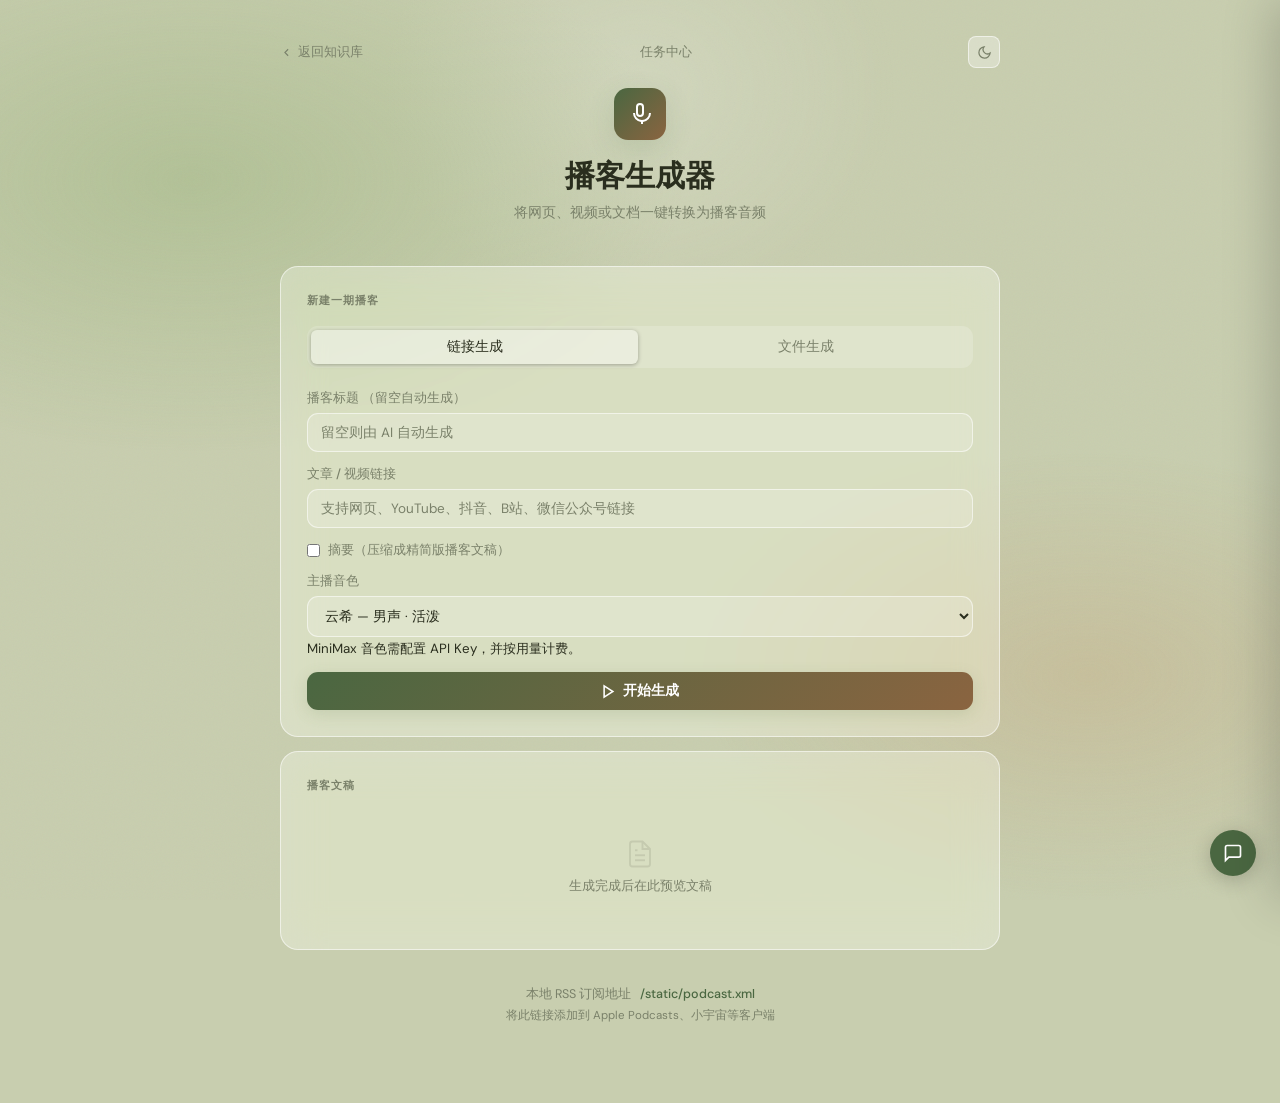
<file: templates/index.html>
<!DOCTYPE html>
<html lang="zh-CN" data-theme="light">
<head>
    <meta charset="UTF-8">
    <meta name="viewport" content="width=device-width, initial-scale=1.0">
    <title>播客生成器</title>
    <link rel="preconnect" href="https://fonts.googleapis.com">
    <link rel="preconnect" href="https://fonts.gstatic.com" crossorigin>
    <link href="https://fonts.googleapis.com/css2?family=Cormorant+Garamond:wght@400;500;600;700&family=DM+Sans:wght@300;400;500;600&display=swap" rel="stylesheet">
    <script>(function(){var t=localStorage.getItem('theme')||'light';document.documentElement.setAttribute('data-theme',t)})();</script>
    <style>
        :root {
            --bg: #c8ceaf;
            --surface: rgba(255,255,255,0.32);
            --surface-2: rgba(255,255,255,0.18);
            --border: rgba(255,255,255,0.55);
            --accent: #4a6741;
            --accent-2: #8a6440;
            --accent-glow: rgba(74,103,65,0.14);
            --text: #2a2e1e;
            --text-muted: #7a816a;
            --success: #4a8c5c;
            --error: #b85450;
            --radius: 18px;
            --radius-sm: 11px;
        }

        [data-theme="dark"] {
            --bg: #1c2215;
            --surface: rgba(255,255,255,0.07);
            --surface-2: rgba(255,255,255,0.04);
            --border: rgba(255,255,255,0.10);
            --accent: #8aaa6a;
            --accent-2: #c49a6c;
            --accent-glow: rgba(138,170,106,0.16);
            --text: #e8eddc;
            --text-muted: #8a9478;
            --success: #6aaa7a;
            --error: #e07070;
        }

        * { box-sizing: border-box; margin: 0; padding: 0; }

        body {
            font-family: 'DM Sans', 'PingFang SC', 'Hiragino Sans GB', 'Noto Sans CJK SC', sans-serif;
            background: var(--bg);
            color: var(--text);
            min-height: 100vh;
            padding: 36px 20px 80px;
        }

        body::before {
            content: '';
            position: fixed;
            inset: 0;
            background:
                radial-gradient(ellipse 70% 55% at 15% 20%, rgba(138,170,106,0.35) 0%, transparent 55%),
                radial-gradient(ellipse 55% 45% at 85% 75%, rgba(196,154,108,0.28) 0%, transparent 55%),
                radial-gradient(ellipse 40% 50% at 50% 10%, rgba(255,255,255,0.18) 0%, transparent 50%);
            pointer-events: none;
            z-index: 0;
        }

        body::after {
            content: '';
            position: fixed;
            inset: 0;
            background-image: url("data:image/svg+xml,%3Csvg xmlns='http://www.w3.org/2000/svg' width='300' height='300'%3E%3Cfilter id='n'%3E%3CfeTurbulence type='fractalNoise' baseFrequency='0.75' numOctaves='4' stitchTiles='stitch'/%3E%3C/filter%3E%3Crect width='300' height='300' filter='url(%23n)' opacity='1'/%3E%3C/svg%3E");
            opacity: 0.038;
            pointer-events: none;
            z-index: 0;
        }

        [data-theme="dark"] body::before {
            background:
                radial-gradient(ellipse 70% 55% at 15% 20%, rgba(74,103,65,0.45) 0%, transparent 55%),
                radial-gradient(ellipse 55% 45% at 85% 75%, rgba(138,100,60,0.30) 0%, transparent 55%),
                radial-gradient(ellipse 40% 50% at 50% 10%, rgba(255,255,255,0.03) 0%, transparent 50%);
        }

        .page {
            position: relative;
            z-index: 1;
            max-width: 720px;
            margin: 0 auto;
        }

        /* Top nav */
        .topnav {
            display: flex;
            align-items: center;
            justify-content: space-between;
            margin-bottom: 20px;
        }

        .back-link {
            display: inline-flex;
            align-items: center;
            gap: 5px;
            font-size: 13px;
            color: var(--text-muted);
            text-decoration: none;
            transition: color 0.15s;
        }
        .back-link:hover { color: var(--text); }
        .back-link svg { width: 13px; height: 13px; }

        .btn-theme {
            width: 32px;
            height: 32px;
            border-radius: 8px;
            border: 1px solid var(--border);
            background: var(--surface);
            color: var(--text-muted);
            cursor: pointer;
            display: inline-flex;
            align-items: center;
            justify-content: center;
            transition: all 0.15s;
        }
        .btn-theme:hover { color: var(--text); border-color: var(--accent); }
        .btn-theme svg { width: 15px; height: 15px; }

        /* Header */
        .header {
            text-align: center;
            margin-bottom: 44px;
        }

        .logo {
            display: inline-flex;
            align-items: center;
            justify-content: center;
            width: 52px;
            height: 52px;
            background: linear-gradient(135deg, var(--accent), var(--accent-2));
            border-radius: 14px;
            margin-bottom: 16px;
            box-shadow: 0 8px 28px var(--accent-glow);
        }

        .logo svg { width: 24px; height: 24px; fill: white; }

        .header h1 {
            font-size: 30px;
            font-weight: 600;
            font-family: 'Cormorant Garamond', Georgia, serif;
            letter-spacing: 0.2px;
            color: var(--text);
            margin-bottom: 7px;
        }

        [data-theme="dark"] .header h1 {
            background: linear-gradient(135deg, var(--text) 30%, var(--text-muted));
            -webkit-background-clip: text;
            -webkit-text-fill-color: transparent;
            background-clip: text;
        }

        .header p {
            color: var(--text-muted);
            font-size: 13.5px;
        }

        /* Card */
        .card {
            background: var(--surface);
            backdrop-filter: blur(20px) saturate(140%);
            -webkit-backdrop-filter: blur(20px) saturate(140%);
            border: 1px solid var(--border);
            border-radius: var(--radius);
            padding: 26px;
            margin-bottom: 14px;
        }

        .card-title {
            font-size: 11px;
            font-weight: 700;
            text-transform: uppercase;
            letter-spacing: 1px;
            color: var(--text-muted);
            margin-bottom: 18px;
        }

        /* Tabs */
        .tabs {
            display: flex;
            gap: 4px;
            background: var(--surface-2);
            border-radius: var(--radius-sm);
            padding: 4px;
            margin-bottom: 22px;
        }

        .tab {
            flex: 1;
            padding: 8px;
            text-align: center;
            font-size: 13.5px;
            font-weight: 500;
            font-family: inherit;
            color: var(--text-muted);
            border-radius: 6px;
            cursor: pointer;
            transition: all 0.2s;
            border: none;
            background: transparent;
        }

        .tab.active {
            background: var(--surface);
            color: var(--text);
            box-shadow: 0 1px 4px rgba(0,0,0,0.3);
        }

        [data-theme="dark"] .tab.active {
            box-shadow: 0 1px 4px rgba(0,0,0,0.35);
        }

        .tab-panel { display: none; }
        .tab-panel.active { display: block; }

        /* Form */
        .form-group { margin-bottom: 14px; }

        label {
            display: block;
            font-size: 12.5px;
            font-weight: 500;
            color: var(--text-muted);
            margin-bottom: 6px;
        }

        input[type="text"],
        input[type="file"],
        select {
            width: 100%;
            padding: 10px 13px;
            background: var(--surface-2);
            border: 1px solid var(--border);
            border-radius: var(--radius-sm);
            color: var(--text);
            font-size: 13.5px;
            font-family: inherit;
            outline: none;
            transition: border-color 0.2s, box-shadow 0.2s;
        }

        input[type="text"]::placeholder { color: var(--text-muted); }

        input:focus, select:focus {
            border-color: var(--accent);
            box-shadow: 0 0 0 3px var(--accent-glow);
        }

        select option { background: var(--surface-2); }

        input[type="file"] {
            cursor: pointer;
            padding: 9px 13px;
        }

        input[type="file"]::file-selector-button {
            background: var(--accent);
            color: white;
            border: none;
            border-radius: 6px;
            padding: 4px 12px;
            font-size: 12.5px;
            font-family: inherit;
            cursor: pointer;
            margin-right: 10px;
            transition: opacity 0.15s;
        }
        input[type="file"]::file-selector-button:hover { opacity: 0.88; }

        /* Button */
        .btn {
            display: inline-flex;
            align-items: center;
            gap: 7px;
            padding: 10px 20px;
            border: none;
            border-radius: var(--radius-sm);
            font-size: 13.5px;
            font-weight: 600;
            font-family: inherit;
            cursor: pointer;
            transition: all 0.2s;
        }

        .btn-primary {
            background: linear-gradient(135deg, var(--accent), var(--accent-2));
            color: white;
            box-shadow: 0 4px 16px var(--accent-glow);
            width: 100%;
            justify-content: center;
        }

        .btn-primary:hover {
            transform: translateY(-1px);
            box-shadow: 0 8px 24px var(--accent-glow);
        }

        .btn-primary:disabled {
            opacity: 0.5;
            cursor: not-allowed;
            transform: none;
            box-shadow: none;
        }

        .btn-secondary {
            background: var(--surface-2);
            color: var(--text);
            border: 1px solid var(--border);
        }

        .btn-secondary:hover { border-color: var(--accent); color: var(--accent); }

        /* Progress */
        #progress-section { display: none; }

        .progress-bar-wrap {
            height: 2px;
            background: var(--surface-2);
            border-radius: 2px;
            margin-bottom: 18px;
            overflow: hidden;
        }

        .progress-bar {
            height: 100%;
            width: 40%;
            background: linear-gradient(90deg, var(--accent), var(--accent-2));
            border-radius: 2px;
            animation: slide 1.4s ease-in-out infinite;
        }

        .progress-bar.done {
            width: 100%;
            animation: none;
            background: var(--success);
        }

        .progress-bar.error {
            width: 100%;
            animation: none;
            background: var(--error);
        }

        @keyframes slide {
            0%   { transform: translateX(-100%); }
            50%  { transform: translateX(150%); }
            100% { transform: translateX(-100%); }
        }

        .progress-status {
            display: flex;
            align-items: center;
            gap: 10px;
            font-size: 13.5px;
        }

        .status-dot {
            width: 7px;
            height: 7px;
            border-radius: 50%;
            background: var(--accent);
            animation: pulse 1.4s ease infinite;
            flex-shrink: 0;
        }

        .status-dot.done { background: var(--success); animation: none; }
        .status-dot.error { background: var(--error); animation: none; }

        @keyframes pulse {
            0%, 100% { opacity: 1; transform: scale(1); }
            50% { opacity: 0.5; transform: scale(0.75); }
        }

        #progress-message { color: var(--text); }
        .status-done-text { color: var(--success); font-weight: 600; }
        .status-error-text { color: var(--error); font-weight: 600; }

        /* File list */
        .file-list { margin-top: 18px; border-top: 1px solid var(--border); padding-top: 18px; display: none; }

        .file-list-title {
            font-size: 11px;
            font-weight: 700;
            text-transform: uppercase;
            letter-spacing: 1px;
            color: var(--text-muted);
            margin-bottom: 10px;
        }

        .file-item {
            display: flex;
            align-items: center;
            gap: 9px;
            padding: 9px 12px;
            background: var(--surface-2);
            border: 1px solid var(--border);
            border-radius: var(--radius-sm);
            margin-bottom: 7px;
            font-size: 13.5px;
            transition: border-color 0.15s;
        }

        .file-item:hover { border-color: var(--accent); }
        .file-item a { color: var(--text); text-decoration: none; flex: 1; }
        .file-item a:hover { color: var(--accent); }

        .file-badge {
            font-size: 11px;
            padding: 2px 8px;
            border-radius: 20px;
            background: var(--accent-glow);
            color: var(--accent);
            font-weight: 600;
        }

        /* Divider */
        .divider {
            display: flex;
            align-items: center;
            gap: 12px;
            margin: 6px 0 14px;
            color: var(--text-muted);
            font-size: 11.5px;
        }

        .divider::before, .divider::after {
            content: '';
            flex: 1;
            height: 1px;
            background: var(--border);
        }

        /* Secondary cards row */
        .card-row {
            display: grid;
            grid-template-columns: 1fr 1fr;
            gap: 14px;
        }

        @media (max-width: 540px) { .card-row { grid-template-columns: 1fr; } }

        /* Script preview */
        .script-empty {
            display: flex;
            flex-direction: column;
            align-items: center;
            justify-content: center;
            gap: 8px;
            padding: 28px 0;
            color: var(--text-muted);
            font-size: 13px;
        }

        .script-empty svg { opacity: 0.2; }

        .script-preview-wrap { display: none; }

        .script-toolbar {
            display: flex;
            align-items: center;
            justify-content: space-between;
            margin-bottom: 9px;
        }

        .script-name {
            font-size: 12px;
            color: var(--text-muted);
            white-space: nowrap;
            overflow: hidden;
            text-overflow: ellipsis;
            max-width: 180px;
        }

        .btn-dl {
            display: inline-flex;
            align-items: center;
            gap: 5px;
            padding: 5px 11px;
            font-size: 11.5px;
            font-weight: 600;
            color: var(--accent);
            background: var(--accent-glow);
            border: 1px solid rgba(74,103,65,0.28);
            border-radius: 6px;
            text-decoration: none;
            white-space: nowrap;
            flex-shrink: 0;
            transition: background 0.15s;
        }

        .btn-dl:hover { background: rgba(74,103,65,0.22); }

        .script-body {
            background: var(--surface-2);
            border: 1px solid var(--border);
            border-radius: var(--radius-sm);
            padding: 13px 16px;
            max-height: 240px;
            overflow-y: auto;
            font-size: 13px;
            line-height: 1.75;
            color: var(--text);
            opacity: 0.85;
            scrollbar-width: thin;
            scrollbar-color: var(--border) transparent;
        }

        .script-body::-webkit-scrollbar { width: 4px; }
        .script-body::-webkit-scrollbar-thumb { background: var(--border); border-radius: 2px; }

        .script-body h1 { font-size: 14.5px; font-weight: 700; margin-bottom: 9px; }
        .script-body h2 { font-size: 13px; font-weight: 600; margin: 9px 0 5px; opacity: 0.75; }
        .script-body hr { border: none; border-top: 1px solid var(--border); margin: 9px 0; }
        .script-body strong { font-weight: 600; }
        .script-body p { margin-bottom: 7px; }

        /* Action status */
        .action-status {
            margin-top: 10px;
            font-size: 12.5px;
            display: none;
            padding: 9px 13px;
            border-radius: var(--radius-sm);
            background: var(--surface-2);
            border: 1px solid var(--border);
        }

        .action-status.success { color: var(--success); border-color: rgba(52,211,153,0.2); }
        .action-status.error { color: var(--error); border-color: rgba(248,113,113,0.2); }

        /* RSS footer */
        .rss-footer {
            text-align: center;
            margin-top: 36px;
            color: var(--text-muted);
            font-size: 12.5px;
        }

        .rss-footer a {
            color: var(--accent);
            text-decoration: none;
            font-weight: 500;
        }

        .rss-footer a:hover { text-decoration: underline; }

        .tag {
            display: inline-block;
            font-size: 11px;
            padding: 2px 7px;
            border-radius: 20px;
            border: 1px solid var(--border);
            color: var(--text-muted);
            margin-right: 4px;
        }
    </style>
</head>
<body>
    <div class="page">
        <!-- Top nav -->
        <div class="topnav">
            <a href="/" class="back-link">
                <svg fill="none" stroke="currentColor" stroke-width="2" viewBox="0 0 24 24"><polyline points="15 18 9 12 15 6"/></svg>
                返回知识库
            </a>
            <a href="/tasks" class="back-link">任务中心</a>
            <button class="btn-theme" onclick="toggleTheme()" title="切换主题">
                <svg id="theme-icon" fill="none" stroke="currentColor" stroke-width="2" viewBox="0 0 24 24"></svg>
            </button>
        </div>

        <!-- Header -->
        <div class="header">
            <div class="logo">
                <svg viewBox="0 0 24 24" xmlns="http://www.w3.org/2000/svg">
                    <path d="M12 1a4 4 0 0 1 4 4v6a4 4 0 0 1-8 0V5a4 4 0 0 1 4-4zm0 2a2 2 0 0 0-2 2v6a2 2 0 1 0 4 0V5a2 2 0 0 0-2-2zm-7 8h2a7 7 0 0 0 14 0h2a9 9 0 0 1-8 8.94V22h-2v-2.06A9 9 0 0 1 5 11z"/>
                </svg>
            </div>
            <h1>播客生成器</h1>
            <p>将网页、视频或文档一键转换为播客音频</p>
        </div>

        <!-- Generate card -->
        <div class="card">
            <div class="card-title">新建一期播客</div>

            <div class="tabs">
                <button class="tab active" onclick="switchTab('url')">链接生成</button>
                <button class="tab" onclick="switchTab('file')">文件生成</button>
            </div>

            <!-- URL tab -->
            <div class="tab-panel active" id="tab-url">
                <form id="url-form">
                    <div class="form-group">
                        <label>播客标题 <span style="color:var(--text-muted);font-weight:400">（留空自动生成）</span></label>
                        <input type="text" name="title" placeholder="留空则由 AI 自动生成">
                    </div>
                    <div class="form-group">
                        <label>文章 / 视频链接</label>
                        <input type="text" name="url" required placeholder="支持网页、YouTube、抖音、B站、微信公众号链接">
                    </div>
                    <div class="form-group" id="original-audio-group" style="display:none">
                        <label style="display:flex;align-items:center;gap:8px;cursor:pointer;font-weight:500">
                            <input type="checkbox" name="use_original_audio" id="use-original-audio" value="true" style="width:auto;accent-color:var(--accent)" onchange="toggleVoice(this.checked)">
                            使用原始音频（不生成 TTS，直接用视频音频）
                        </label>
                    </div>
                    <div class="form-group" id="whisper-transcribe-group" style="display:none">
                        <label style="display:flex;align-items:center;gap:8px;cursor:pointer;font-weight:500">
                            <input type="checkbox" name="whisper_transcribe" id="whisper-transcribe" value="true" style="width:auto;accent-color:var(--accent)">
                            Whisper 生成逐字稿和知识库文章（耗时较长）
                        </label>
                    </div>
                    <div class="form-group">
                        <label style="display:flex;align-items:center;gap:8px;cursor:pointer;font-weight:500">
                            <input type="checkbox" name="summarize" value="true" style="width:auto;accent-color:var(--accent)">
                            摘要（压缩成精简版播客文稿）
                        </label>
                    </div>
                    <div class="form-group" id="voice-group-url">
                        <label>主播音色</label>
                        <select name="voice">
                            <optgroup label="微软">
                                <option value="zh-CN-YunxiNeural" selected>云希 — 男声 · 活泼</option>
                                <option value="zh-CN-YunyangNeural">云扬 — 男声 · 专业</option>
                                <option value="zh-CN-YunjianNeural">云健 — 男声 · 成熟</option>
                                <option value="zh-CN-XiaoxiaoNeural">晓晓 — 女声 · 温柔</option>
                                <option value="zh-CN-XiaoyiNeural">晓伊 — 女声 · 活泼</option>
                            </optgroup>
                            <optgroup label="MiniMax">
                                <option value="minimax:Chinese (Mandarin)_Gentleman">温润男声</option>
                                <option value="minimax:Chinese (Mandarin)_Warm_Bestie">温暖闺蜜</option>
                                <option value="minimax:Chinese_radio_host_male_nv1">电台主持</option>
                                <option value="minimax:Chinese_casual_guide_nv1">亲和向导</option>
                                <option value="minimax:Chinese_crisp_podcaster_nv1">清爽女声</option>
                                <option value="minimax:Chinese_calm_streamer_nv1">沉稳主播</option>
                            </optgroup>
                        </select>
                        <small>MiniMax 音色需配置 API Key，并按用量计费。</small>
                    </div>
                    <button type="submit" class="btn btn-primary" id="url-btn">
                        <svg width="15" height="15" viewBox="0 0 24 24" fill="none" stroke="currentColor" stroke-width="2.5"><polygon points="5 3 19 12 5 21 5 3"/></svg>
                        开始生成
                    </button>
                </form>
            </div>

            <!-- File tab -->
            <div class="tab-panel" id="tab-file">
                <form id="file-form">
                    <div class="form-group">
                        <label>播客标题 <span style="color:var(--text-muted);font-weight:400">（留空自动生成）</span></label>
                        <input type="text" name="title" placeholder="留空则由 AI 自动生成">
                    </div>
                    <div class="form-group">
                        <label>上传文件 <span class="tag">PDF</span><span class="tag">TXT</span></label>
                        <input type="file" name="file" accept=".pdf,.txt" required>
                    </div>
                    <div class="form-group">
                        <label>主播音色</label>
                        <select name="voice">
                            <optgroup label="微软">
                                <option value="zh-CN-YunxiNeural" selected>云希 — 男声 · 活泼</option>
                                <option value="zh-CN-YunyangNeural">云扬 — 男声 · 专业</option>
                                <option value="zh-CN-YunjianNeural">云健 — 男声 · 成熟</option>
                                <option value="zh-CN-XiaoxiaoNeural">晓晓 — 女声 · 温柔</option>
                                <option value="zh-CN-XiaoyiNeural">晓伊 — 女声 · 活泼</option>
                            </optgroup>
                            <optgroup label="MiniMax">
                                <option value="minimax:Chinese (Mandarin)_Gentleman">温润男声</option>
                                <option value="minimax:Chinese (Mandarin)_Warm_Bestie">温暖闺蜜</option>
                                <option value="minimax:Chinese_radio_host_male_nv1">电台主持</option>
                                <option value="minimax:Chinese_casual_guide_nv1">亲和向导</option>
                                <option value="minimax:Chinese_crisp_podcaster_nv1">清爽女声</option>
                                <option value="minimax:Chinese_calm_streamer_nv1">沉稳主播</option>
                            </optgroup>
                        </select>
                        <small>MiniMax 音色需配置 API Key，并按用量计费。</small>
                    </div>
                    <div class="form-group">
                        <label style="display:flex;align-items:center;gap:8px;cursor:pointer;font-weight:500">
                            <input type="checkbox" name="summarize" value="true" style="width:auto;accent-color:var(--accent)">
                            摘要（压缩成精简版播客文稿）
                        </label>
                    </div>
                    <button type="submit" class="btn btn-primary" id="file-btn">
                        <svg width="15" height="15" viewBox="0 0 24 24" fill="none" stroke="currentColor" stroke-width="2.5"><polygon points="5 3 19 12 5 21 5 3"/></svg>
                        开始生成
                    </button>
                </form>
            </div>
        </div>

        <!-- Progress card -->
        <div class="card" id="progress-section">
            <div class="card-title">生成进度</div>
            <div class="progress-bar-wrap">
                <div class="progress-bar" id="progress-bar"></div>
            </div>
            <div class="progress-status">
                <div class="status-dot" id="status-dot"></div>
                <span id="progress-message">等待中...</span>
            </div>
            <div class="file-list" id="file-list">
                <div class="file-list-title">输出文件</div>
                <div id="file-items"></div>
            </div>
        </div>

        <!-- Script preview -->
        <div class="card">
            <div class="card-title">播客文稿</div>
            <div class="script-empty" id="script-empty">
                <svg width="30" height="30" viewBox="0 0 24 24" fill="none" stroke="currentColor" stroke-width="1.5"><path d="M14 2H6a2 2 0 0 0-2 2v16a2 2 0 0 0 2 2h12a2 2 0 0 0 2-2V8z"/><polyline points="14 2 14 8 20 8"/><line x1="16" y1="13" x2="8" y2="13"/><line x1="16" y1="17" x2="8" y2="17"/><polyline points="10 9 9 9 8 9"/></svg>
                <span>生成完成后在此预览文稿</span>
            </div>
            <div class="script-preview-wrap" id="script-preview-wrap">
                <div class="script-toolbar">
                    <span class="script-name" id="script-filename"></span>
                    <a class="btn-dl" id="script-dl" href="#" download>
                        <svg width="11" height="11" viewBox="0 0 24 24" fill="none" stroke="currentColor" stroke-width="2.5"><path d="M21 15v4a2 2 0 0 1-2 2H5a2 2 0 0 1-2-2v-4"/><polyline points="7 10 12 15 17 10"/><line x1="12" y1="15" x2="12" y2="3"/></svg>
                        下载
                    </a>
                </div>
                <div class="script-body" id="script-body"></div>
            </div>
        </div>

        <!-- RSS footer -->
        <div class="rss-footer">
            <p>本地 RSS 订阅地址 &nbsp;
                <a href="/static/podcast.xml" target="_blank">/static/podcast.xml</a>
            </p>
            <p style="margin-top:5px;font-size:11.5px">将此链接添加到 Apple Podcasts、小宇宙等客户端</p>
        </div>
    </div>

    <script>
        const FILE_ICONS = { '原始逐字稿': '📄', default: '🎙️' };
        let pollTimer = null;
        let shownScriptUrl = null;

        function renderMd(md) {
            return md
                .replace(/^# (.+)$/gm, '<h1>$1</h1>')
                .replace(/^## (.+)$/gm, '<h2>$1</h2>')
                .replace(/^---$/gm, '<hr>')
                .replace(/\*\*(.+?)\*\*/g, '<strong>$1</strong>')
                .replace(/\n{2,}/g, '</p><p>')
                .replace(/^(?!<[h|h][r12])(.+)$/gm, (m) => m.startsWith('<') ? m : m)
                .split('\n').map(line => {
                    if (line.startsWith('<h') || line.startsWith('<hr')) return line;
                    return line || '';
                }).join('\n')
                .replace(/\n/g, ' ')
                || md;
        }

        async function loadScriptPreview(url, label) {
            if (url === shownScriptUrl) return;
            shownScriptUrl = url;
            try {
                const res = await fetch(url);
                const text = await res.text();
                document.getElementById('script-empty').style.display = 'none';
                document.getElementById('script-preview-wrap').style.display = 'block';
                const name = url.split('/').pop();
                document.getElementById('script-filename').textContent = label || name;
                const dl = document.getElementById('script-dl');
                dl.href = url;
                dl.download = name;
                const body = document.getElementById('script-body');
                const lines = text.split('\n');
                let html = '';
                for (const line of lines) {
                    if (/^# /.test(line)) html += `<h1>${line.slice(2)}</h1>`;
                    else if (/^## /.test(line)) html += `<h2>${line.slice(3)}</h2>`;
                    else if (/^---$/.test(line)) html += '<hr>';
                    else if (line.trim() === '') html += '';
                    else html += `<p>${line.replace(/\*\*(.+?)\*\*/g, '<strong>$1</strong>')}</p>`;
                }
                body.innerHTML = html;
            } catch (e) {
                console.error('Script load error:', e);
            }
        }

        function switchTab(name) {
            document.querySelectorAll('.tab').forEach((t, i) => {
                t.classList.toggle('active', (i === 0) === (name === 'url'));
            });
            document.querySelectorAll('.tab-panel').forEach(p => p.classList.remove('active'));
            document.getElementById('tab-' + name).classList.add('active');
        }

        function showProgress() {
            const sec = document.getElementById('progress-section');
            sec.style.display = 'block';
            document.getElementById('progress-bar').className = 'progress-bar';
            document.getElementById('status-dot').className = 'status-dot';
            document.getElementById('file-list').style.display = 'none';
            document.getElementById('file-items').innerHTML = '';
            document.getElementById('progress-message').textContent = '任务已提交，等待处理...';
            document.getElementById('progress-message').className = '';
            shownScriptUrl = null;
            document.getElementById('script-empty').style.display = 'flex';
            document.getElementById('script-preview-wrap').style.display = 'none';
            document.getElementById('script-body').innerHTML = '';
            sec.scrollIntoView({ behavior: 'smooth', block: 'nearest' });
        }

        function setButtons(disabled) {
            document.getElementById('url-btn').disabled = disabled;
            document.getElementById('file-btn').disabled = disabled;
        }

        function renderFiles(files) {
            if (!files || !files.length) return;
            const container = document.getElementById('file-items');
            container.innerHTML = '';
            files.forEach(f => {
                const icon = FILE_ICONS[f.label] || FILE_ICONS.default;
                const div = document.createElement('div');
                div.className = 'file-item';
                div.innerHTML = `<span>${icon}</span><a href="${f.url}" target="_blank">${f.label}</a><span class="file-badge">下载</span>`;
                container.appendChild(div);
                if (f.label.startsWith('播客文稿')) {
                    loadScriptPreview(f.url, f.label);
                }
            });
            document.getElementById('file-list').style.display = 'block';
        }

        function startPolling(jobId) {
            if (pollTimer) clearInterval(pollTimer);
            pollTimer = setInterval(async () => {
                try {
                    const res = await fetch(`/status/${jobId}`);
                    const data = await res.json();
                    document.getElementById('progress-message').textContent = data.message;
                    renderFiles(data.files);

                    if (data.status === 'publishing') {
                        document.getElementById('progress-bar').className = 'progress-bar';
                        document.getElementById('status-dot').className = 'status-dot';
                    } else if (data.status === 'done') {
                        clearInterval(pollTimer);
                        document.getElementById('progress-bar').className = 'progress-bar done';
                        document.getElementById('status-dot').className = 'status-dot done';
                        document.getElementById('progress-message').className = 'status-done-text';
                        setButtons(false);
                    } else if (data.status === 'error' || data.status === 'failed') {
                        clearInterval(pollTimer);
                        document.getElementById('progress-bar').className = 'progress-bar error';
                        document.getElementById('status-dot').className = 'status-dot error';
                        document.getElementById('progress-message').className = 'status-error-text';
                        setButtons(false);
                    }
                } catch (e) { console.error('Poll error:', e); }
            }, 2000);
        }

        async function submitForm(e, action) {
            e.preventDefault();
            showProgress();
            setButtons(true);
            try {
                const res = await fetch(action, { method: 'POST', body: new FormData(e.target) });
                const data = await res.json();
                if (data.job_id) {
                    startPolling(data.job_id);
                } else {
                    document.getElementById('progress-message').textContent = '提交失败，请重试。';
                    document.getElementById('progress-bar').className = 'progress-bar error';
                    document.getElementById('status-dot').className = 'status-dot error';
                    setButtons(false);
                }
            } catch (err) {
                document.getElementById('progress-message').textContent = '提交出错：' + err.message;
                document.getElementById('progress-bar').className = 'progress-bar error';
                document.getElementById('status-dot').className = 'status-dot error';
                setButtons(false);
            }
        }

        document.querySelector('#url-form input[name="url"]').addEventListener('input', function() {
            const isVideo = /youtube\.com|youtu\.be|douyin\.com|iesdouyin\.com|bilibili\.com|b23\.tv/.test(this.value);
            document.getElementById('original-audio-group').style.display = isVideo ? 'block' : 'none';
            if (!isVideo) {
                document.getElementById('use-original-audio').checked = false;
                toggleVoice(false);
            }
        });

        function toggleVoice(useOriginal) {
            document.getElementById('voice-group-url').style.display = useOriginal ? 'none' : 'block';
            document.getElementById('whisper-transcribe-group').style.display = useOriginal ? 'block' : 'none';
            if (!useOriginal) {
                document.getElementById('whisper-transcribe').checked = false;
            }
        }

        document.getElementById('url-form').addEventListener('submit', e => submitForm(e, '/generate/url'));
        document.getElementById('file-form').addEventListener('submit', e => submitForm(e, '/generate/file'));

        // Theme
        function toggleTheme() {
            const curr = document.documentElement.getAttribute('data-theme') || 'dark';
            const next = curr === 'dark' ? 'light' : 'dark';
            document.documentElement.setAttribute('data-theme', next);
            localStorage.setItem('theme', next);
            updateThemeIcon(next);
        }

        function updateThemeIcon(theme) {
            const icon = document.getElementById('theme-icon');
            if (!icon) return;
            if (theme === 'light') {
                icon.innerHTML = '<path d="M21 12.79A9 9 0 1 1 11.21 3 7 7 0 0 0 21 12.79z"/>';
            } else {
                icon.innerHTML = '<circle cx="12" cy="12" r="5"/><line x1="12" y1="1" x2="12" y2="3"/><line x1="12" y1="21" x2="12" y2="23"/><line x1="4.22" y1="4.22" x2="5.64" y2="5.64"/><line x1="18.36" y1="18.36" x2="19.78" y2="19.78"/><line x1="1" y1="12" x2="3" y2="12"/><line x1="21" y1="12" x2="23" y2="12"/><line x1="4.22" y1="19.78" x2="5.64" y2="18.36"/><line x1="18.36" y1="5.64" x2="19.78" y2="4.22"/>';
            }
        }

        updateThemeIcon(document.documentElement.getAttribute('data-theme') || 'dark');
    </script>
    <script src="/static/scripts/chat-widget.js?v=tool-run-20260525"></script>
</body>
</html>
</file>
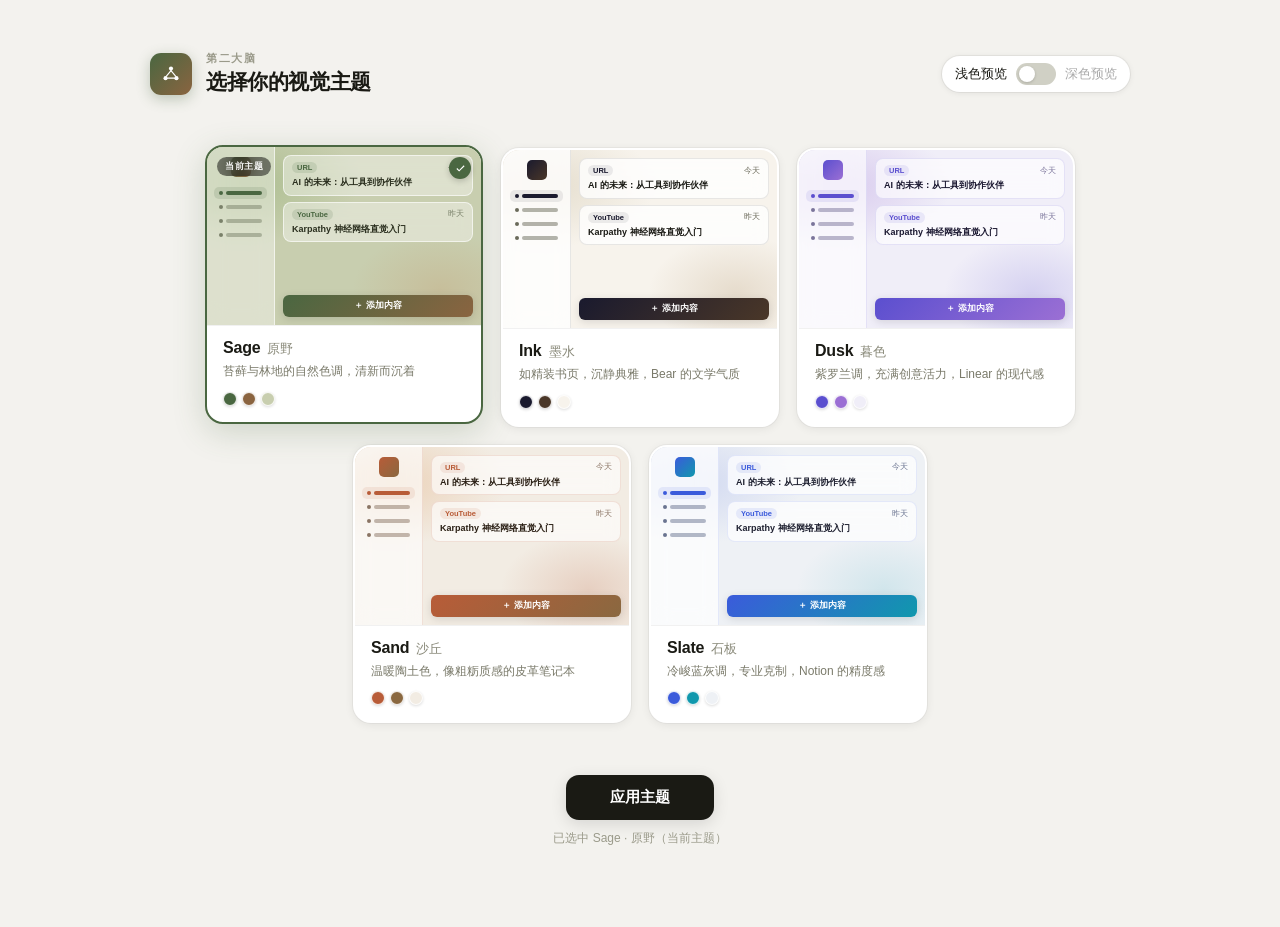
<file: theme-picker.html>
<!DOCTYPE html>
<html lang="zh-CN">
<head>
  <meta charset="UTF-8">
  <meta name="viewport" content="width=device-width, initial-scale=1.0">
  <title>主题选择 · 第二大脑</title>
  <style>
    *, *::before, *::after { box-sizing: border-box; margin: 0; padding: 0; }

    body {
      font-family: -apple-system, 'PingFang SC', 'Hiragino Sans GB', 'Microsoft YaHei', sans-serif;
      background: #f3f2ee;
      color: #1a1a14;
      min-height: 100vh;
      padding: 52px 24px 80px;
      -webkit-font-smoothing: antialiased;
    }

    .page { max-width: 980px; margin: 0 auto; }

    /* ── Header ── */
    .header {
      display: flex;
      align-items: center;
      justify-content: space-between;
      margin-bottom: 52px;
    }

    .brand { display: flex; align-items: center; gap: 14px; }

    .brand-icon {
      width: 42px; height: 42px;
      background: linear-gradient(135deg, #4a6741, #8a6440);
      border-radius: 11px;
      display: flex; align-items: center; justify-content: center;
      box-shadow: 0 4px 14px rgba(74,103,65,0.32);
      flex-shrink: 0;
    }
    .brand-icon svg { width: 20px; height: 20px; fill: white; }

    .brand-label {
      font-size: 10.5px; font-weight: 700; letter-spacing: 1.5px;
      text-transform: uppercase; color: #9a9a8a; margin-bottom: 2px;
    }
    .brand-title { font-size: 21px; font-weight: 700; letter-spacing: -0.4px; color: #1a1a14; }

    /* Mode toggle */
    .mode-toggle {
      display: flex; align-items: center; gap: 9px;
      font-size: 13px;
      background: white;
      padding: 7px 13px;
      border-radius: 24px;
      box-shadow: 0 1px 6px rgba(0,0,0,0.08), 0 0 0 1px rgba(0,0,0,0.05);
    }

    .mode-lbl { color: #aaa; transition: color 0.2s; font-size: 13px; }
    .mode-lbl.on { color: #1a1a14; font-weight: 500; }

    .pill {
      width: 40px; height: 22px;
      background: #d0d0c5;
      border-radius: 11px; border: none; cursor: pointer;
      position: relative; transition: background 0.25s; flex-shrink: 0;
    }
    .pill.dark { background: #3a3d4a; }
    .pill::after {
      content: '';
      position: absolute;
      width: 16px; height: 16px; background: white;
      border-radius: 50%; top: 3px; left: 3px;
      transition: transform 0.25s;
      box-shadow: 0 1px 3px rgba(0,0,0,0.18);
    }
    .pill.dark::after { transform: translateX(18px); }

    /* ── Grid ── */
    .grid {
      display: flex; flex-wrap: wrap;
      gap: 18px; justify-content: center;
      margin-bottom: 52px;
    }

    /* ── Theme card ── */
    .card {
      width: 278px;
      background: #ffffff;
      border-radius: 18px;
      cursor: pointer;
      transition: transform 0.22s, box-shadow 0.22s;
      position: relative;
      border: 2.5px solid transparent;
      box-shadow: 0 2px 10px rgba(0,0,0,0.07), 0 0 0 1px rgba(0,0,0,0.04);
      overflow: hidden;
      user-select: none;
    }

    .card:hover { transform: translateY(-4px); box-shadow: 0 10px 32px rgba(0,0,0,0.12); }

    .card.selected {
      border-color: var(--c-accent);
      box-shadow: 0 8px 32px var(--c-glow), 0 0 0 1px transparent;
      transform: translateY(-3px);
    }

    /* Checkmark */
    .check {
      position: absolute; top: 10px; right: 10px; z-index: 20;
      width: 22px; height: 22px;
      background: var(--c-accent);
      border-radius: 50%;
      display: flex; align-items: center; justify-content: center;
      opacity: 0; transform: scale(0.4);
      transition: opacity 0.22s, transform 0.22s;
      box-shadow: 0 2px 6px rgba(0,0,0,0.2);
    }
    .card.selected .check { opacity: 1; transform: scale(1); }
    .check svg { width: 11px; height: 11px; stroke: white; fill: none; stroke-width: 2.5; }

    /* Current badge */
    .cur-badge {
      position: absolute; top: 10px; left: 10px; z-index: 20;
      font-size: 9px; font-weight: 700; letter-spacing: 0.6px; text-transform: uppercase;
      padding: 3px 8px;
      background: rgba(0,0,0,0.48);
      color: rgba(255,255,255,0.92);
      border-radius: 20px;
      backdrop-filter: blur(8px);
    }

    /* ── Mini preview ── */
    .preview {
      height: 178px; display: flex; overflow: hidden;
      position: relative; background: var(--p-bg);
    }

    .preview::before {
      content: ''; position: absolute; inset: 0; z-index: 0;
      background:
        radial-gradient(ellipse 70% 60% at 15% 20%, var(--p-g1) 0%, transparent 58%),
        radial-gradient(ellipse 55% 55% at 85% 80%, var(--p-g2) 0%, transparent 58%);
      pointer-events: none;
    }

    /* Sidebar */
    .ps {
      width: 68px; flex-shrink: 0;
      background: var(--p-surf);
      border-right: 1px solid var(--p-bdr);
      padding: 10px 7px;
      position: relative; z-index: 1;
      display: flex; flex-direction: column; gap: 2px;
      backdrop-filter: blur(10px);
      -webkit-backdrop-filter: blur(10px);
    }

    .ps-logo {
      width: 20px; height: 20px;
      background: linear-gradient(135deg, var(--p-acc), var(--p-acc2));
      border-radius: 5px; margin: 0 auto 8px;
    }

    .ps-item {
      padding: 4px 5px; border-radius: 5px;
      display: flex; align-items: center; gap: 3px;
      color: var(--p-mut);
    }
    .ps-item.on { background: var(--p-tag); color: var(--p-acc); }
    .ps-dot { width: 4px; height: 4px; border-radius: 50%; background: currentColor; flex-shrink: 0; }
    .ps-bar { height: 4px; border-radius: 2px; background: currentColor; flex: 1; opacity: 0.5; }
    .ps-item.on .ps-bar { opacity: 1; }

    /* Content area */
    .pc {
      flex: 1; min-width: 0;
      padding: 8px;
      display: flex; flex-direction: column; gap: 6px;
      position: relative; z-index: 1; overflow: hidden;
    }

    .pa {
      background: var(--p-surf);
      border: 1px solid var(--p-bdr);
      border-radius: 8px; padding: 6px 8px; flex-shrink: 0;
      backdrop-filter: blur(8px);
      -webkit-backdrop-filter: blur(8px);
    }

    .pa-top { display: flex; align-items: center; gap: 4px; margin-bottom: 3px; }

    .pa-tag {
      font-size: 7.5px; font-weight: 700;
      padding: 1px 5px; border-radius: 10px;
      background: var(--p-tag); color: var(--p-acc);
    }

    .pa-date { font-size: 7.5px; color: var(--p-mut); margin-left: auto; }

    .pa-title {
      font-size: 9px; font-weight: 600;
      color: var(--p-txt); line-height: 1.4;
      overflow: hidden;
      display: -webkit-box;
      -webkit-line-clamp: 2;
      -webkit-box-orient: vertical;
    }

    .pb {
      margin-top: auto; width: 100%;
      padding: 5px 8px;
      background: linear-gradient(135deg, var(--p-acc), var(--p-acc2));
      color: white; border: none; border-radius: 6px;
      font-size: 8.5px; font-weight: 600; font-family: inherit;
      display: flex; align-items: center; justify-content: center; gap: 3px;
      flex-shrink: 0; box-shadow: 0 2px 8px rgba(0,0,0,0.12);
      cursor: default;
    }

    /* ── Card info ── */
    .info {
      padding: 13px 16px 16px;
      border-top: 1px solid rgba(0,0,0,0.055);
    }

    .info-name { display: flex; align-items: baseline; gap: 7px; margin-bottom: 4px; }
    .info-en { font-size: 16px; font-weight: 700; color: #1a1a14; letter-spacing: -0.2px; }
    .info-zh { font-size: 12.5px; color: #8a8a7a; }

    .info-desc { font-size: 12px; color: #7a7a6a; line-height: 1.55; margin-bottom: 11px; }

    .swatches { display: flex; gap: 5px; align-items: center; }
    .sw {
      width: 14px; height: 14px; border-radius: 50%;
      border: 1.5px solid rgba(255,255,255,0.85);
      box-shadow: 0 1px 3px rgba(0,0,0,0.14);
    }

    /* ── Footer ── */
    .footer { text-align: center; }

    .apply-btn {
      padding: 13px 44px;
      background: #1a1a14; color: white;
      border: none; border-radius: 13px;
      font-size: 15px; font-weight: 600; font-family: inherit; letter-spacing: -0.2px;
      cursor: pointer;
      transition: background 0.2s, transform 0.2s, box-shadow 0.2s;
      box-shadow: 0 4px 16px rgba(0,0,0,0.12);
    }
    .apply-btn:hover {
      background: #2a2a1e;
      transform: translateY(-2px);
      box-shadow: 0 8px 24px rgba(0,0,0,0.18);
    }
    .apply-btn.done {
      background: #4a6741;
      box-shadow: 0 4px 16px rgba(74,103,65,0.3);
    }

    .footer-note { margin-top: 10px; font-size: 12px; color: #9a9a8a; transition: color 0.3s; }
    .footer-note.success { color: #4a8c5c; font-weight: 500; }

    /* ── Responsive ── */
    @media (max-width: 640px) {
      body { padding: 32px 16px 60px; }
      .header { flex-direction: column; gap: 20px; align-items: flex-start; }
      .card { width: 100%; max-width: 340px; }
    }
  </style>
</head>
<body>
<div class="page">

  <div class="header">
    <div class="brand">
      <div class="brand-icon">
        <svg viewBox="0 0 24 24">
          <circle cx="12" cy="5.5" r="2.5"/>
          <circle cx="5.5" cy="17" r="2.5"/>
          <circle cx="18.5" cy="17" r="2.5"/>
          <line x1="12" y1="8" x2="6.5" y2="14.5" stroke="white" stroke-width="1.4" stroke-linecap="round"/>
          <line x1="12" y1="8" x2="17.5" y2="14.5" stroke="white" stroke-width="1.4" stroke-linecap="round"/>
          <line x1="8" y1="17" x2="16" y2="17" stroke="white" stroke-width="1.4" stroke-linecap="round"/>
        </svg>
      </div>
      <div>
        <div class="brand-label">第二大脑</div>
        <div class="brand-title">选择你的视觉主题</div>
      </div>
    </div>
    <div class="mode-toggle">
      <span class="mode-lbl on" id="lbl-l">浅色预览</span>
      <button class="pill" id="pill" onclick="toggleMode()"></button>
      <span class="mode-lbl" id="lbl-d">深色预览</span>
    </div>
  </div>

  <div class="grid" id="grid"></div>

  <div class="footer">
    <button class="apply-btn" id="apply-btn" onclick="applyTheme()">应用主题</button>
    <p class="footer-note" id="footer-note">已选中 Sage · 原野（当前主题）</p>
  </div>

</div>

<script>
const THEMES = [
  {
    id: 'sage', en: 'Sage', zh: '原野', current: true,
    desc: '苔藓与林地的自然色调，清新而沉着',
    sw: ['#4a6741','#8a6440','#c8ceaf'],
    glow: 'rgba(74,103,65,0.22)',
    L: { bg:'#c8ceaf', surf:'rgba(255,255,255,0.38)', acc:'#4a6741', acc2:'#8a6440', txt:'#2a2e1e', mut:'#7a816a', bdr:'rgba(255,255,255,0.6)', tag:'rgba(74,103,65,0.14)', g1:'rgba(138,170,106,0.42)', g2:'rgba(196,154,108,0.3)' },
    D: { bg:'#1c2215', surf:'rgba(255,255,255,0.08)', acc:'#8aaa6a', acc2:'#c49a6c', txt:'#e8eddc', mut:'#8a9478', bdr:'rgba(255,255,255,0.12)', tag:'rgba(138,170,106,0.15)', g1:'rgba(74,103,65,0.45)', g2:'rgba(138,100,60,0.3)' }
  },
  {
    id: 'ink', en: 'Ink', zh: '墨水', current: false,
    desc: '如精装书页，沉静典雅，Bear 的文学气质',
    sw: ['#1a1a2e','#4a3728','#f7f3ec'],
    glow: 'rgba(26,26,46,0.15)',
    L: { bg:'#f7f3ec', surf:'rgba(255,255,255,0.78)', acc:'#1a1a2e', acc2:'#4a3728', txt:'#1a1a14', mut:'#6a6a5a', bdr:'rgba(0,0,0,0.09)', tag:'rgba(26,26,46,0.08)', g1:'rgba(210,200,175,0.5)', g2:'rgba(190,165,130,0.3)' },
    D: { bg:'#0f0e0c', surf:'rgba(255,255,255,0.06)', acc:'#e8d5b0', acc2:'#c4a882', txt:'#f0ead8', mut:'#8a826a', bdr:'rgba(255,255,255,0.09)', tag:'rgba(232,213,176,0.12)', g1:'rgba(60,50,30,0.7)', g2:'rgba(40,30,15,0.5)' }
  },
  {
    id: 'dusk', en: 'Dusk', zh: '暮色', current: false,
    desc: '紫罗兰调，充满创意活力，Linear 的现代感',
    sw: ['#5b4fcf','#9b6fd4','#f0eef8'],
    glow: 'rgba(91,79,207,0.22)',
    L: { bg:'#f0eef8', surf:'rgba(255,255,255,0.65)', acc:'#5b4fcf', acc2:'#9b6fd4', txt:'#1a1730', mut:'#7a749a', bdr:'rgba(91,79,207,0.14)', tag:'rgba(91,79,207,0.1)', g1:'rgba(155,111,212,0.28)', g2:'rgba(91,79,207,0.18)' },
    D: { bg:'#120f1e', surf:'rgba(255,255,255,0.07)', acc:'#9b8fff', acc2:'#c49bff', txt:'#e8e4ff', mut:'#8a84aa', bdr:'rgba(255,255,255,0.10)', tag:'rgba(155,143,255,0.15)', g1:'rgba(91,79,207,0.45)', g2:'rgba(155,111,212,0.28)' }
  },
  {
    id: 'sand', en: 'Sand', zh: '沙丘', current: false,
    desc: '温暖陶土色，像粗粝质感的皮革笔记本',
    sw: ['#b85c38','#8a6840','#f2ece3'],
    glow: 'rgba(184,92,56,0.22)',
    L: { bg:'#f2ece3', surf:'rgba(255,255,255,0.62)', acc:'#b85c38', acc2:'#8a6840', txt:'#2a1f14', mut:'#8a7464', bdr:'rgba(184,92,56,0.16)', tag:'rgba(184,92,56,0.1)', g1:'rgba(225,170,120,0.38)', g2:'rgba(184,92,56,0.2)' },
    D: { bg:'#1a1208', surf:'rgba(255,255,255,0.07)', acc:'#e8845a', acc2:'#c4a060', txt:'#f0e8d8', mut:'#9a8878', bdr:'rgba(255,255,255,0.10)', tag:'rgba(232,132,90,0.15)', g1:'rgba(184,92,56,0.42)', g2:'rgba(138,104,64,0.32)' }
  },
  {
    id: 'slate', en: 'Slate', zh: '石板', current: false,
    desc: '冷峻蓝灰调，专业克制，Notion 的精度感',
    sw: ['#3b5bdb','#1098ad','#eef1f5'],
    glow: 'rgba(59,91,219,0.2)',
    L: { bg:'#eef1f5', surf:'rgba(255,255,255,0.72)', acc:'#3b5bdb', acc2:'#1098ad', txt:'#1e2030', mut:'#6a7490', bdr:'rgba(59,91,219,0.12)', tag:'rgba(59,91,219,0.1)', g1:'rgba(59,91,219,0.16)', g2:'rgba(16,152,173,0.13)' },
    D: { bg:'#0e1117', surf:'rgba(255,255,255,0.07)', acc:'#748ffc', acc2:'#4cc9f0', txt:'#e2e8f0', mut:'#8090b0', bdr:'rgba(255,255,255,0.10)', tag:'rgba(116,143,252,0.15)', g1:'rgba(59,91,219,0.32)', g2:'rgba(76,201,240,0.2)' }
  }
];

let dark = false;
let selected = 'sage';

function applyVars(el, c) {
  el.style.setProperty('--p-bg',   c.bg);
  el.style.setProperty('--p-surf', c.surf);
  el.style.setProperty('--p-acc',  c.acc);
  el.style.setProperty('--p-acc2', c.acc2);
  el.style.setProperty('--p-txt',  c.txt);
  el.style.setProperty('--p-mut',  c.mut);
  el.style.setProperty('--p-bdr',  c.bdr);
  el.style.setProperty('--p-tag',  c.tag);
  el.style.setProperty('--p-g1',   c.g1);
  el.style.setProperty('--p-g2',   c.g2);
}

function build() {
  const grid = document.getElementById('grid');
  grid.innerHTML = '';

  THEMES.forEach(t => {
    const c = dark ? t.D : t.L;
    const sel = selected === t.id;

    const div = document.createElement('div');
    div.className = 'card' + (sel ? ' selected' : '');
    div.dataset.id = t.id;
    div.style.setProperty('--c-accent', c.acc);
    div.style.setProperty('--c-glow', t.glow);
    div.onclick = () => pick(t.id);

    const swHTML = t.sw.map(s => `<div class="sw" style="background:${s}"></div>`).join('');

    div.innerHTML = `
      ${t.current ? '<div class="cur-badge">当前主题</div>' : ''}
      <div class="check">
        <svg viewBox="0 0 24 24"><polyline points="20 6 9 17 4 12"/></svg>
      </div>
      <div class="preview" id="pv-${t.id}">
        <div class="ps">
          <div class="ps-logo"></div>
          <div class="ps-item on"><div class="ps-dot"></div><div class="ps-bar"></div></div>
          <div class="ps-item"><div class="ps-dot"></div><div class="ps-bar"></div></div>
          <div class="ps-item"><div class="ps-dot"></div><div class="ps-bar"></div></div>
          <div class="ps-item"><div class="ps-dot"></div><div class="ps-bar"></div></div>
        </div>
        <div class="pc">
          <div class="pa">
            <div class="pa-top">
              <div class="pa-tag">URL</div>
              <div class="pa-date">今天</div>
            </div>
            <div class="pa-title">AI 的未来：从工具到协作伙伴</div>
          </div>
          <div class="pa">
            <div class="pa-top">
              <div class="pa-tag">YouTube</div>
              <div class="pa-date">昨天</div>
            </div>
            <div class="pa-title">Karpathy 神经网络直觉入门</div>
          </div>
          <button class="pb">＋ 添加内容</button>
        </div>
      </div>
      <div class="info">
        <div class="info-name">
          <span class="info-en">${t.en}</span>
          <span class="info-zh">${t.zh}</span>
        </div>
        <p class="info-desc">${t.desc}</p>
        <div class="swatches">${swHTML}</div>
      </div>
    `;

    grid.appendChild(div);
    applyVars(document.getElementById(`pv-${t.id}`), c);
  });

  updateFooter();
}

function pick(id) {
  selected = id;
  document.querySelectorAll('.card').forEach(card => {
    const t = THEMES.find(x => x.id === card.dataset.id);
    const c = (dark ? t.D : t.L).acc;
    const isSel = card.dataset.id === id;
    card.classList.toggle('selected', isSel);
    card.style.setProperty('--c-accent', c);
  });
  // Reset apply button if user changes selection
  const btn = document.getElementById('apply-btn');
  btn.classList.remove('done');
  btn.textContent = '应用主题';
  const note = document.getElementById('footer-note');
  note.classList.remove('success');
  updateFooter();
}

function updateFooter() {
  const t = THEMES.find(x => x.id === selected);
  const note = document.getElementById('footer-note');
  if (!note.classList.contains('success')) {
    note.textContent = t.current
      ? `已选中 ${t.en} · ${t.zh}（当前主题）`
      : `已选中 ${t.en} · ${t.zh}`;
  }
}

function toggleMode() {
  dark = !dark;
  document.getElementById('pill').classList.toggle('dark', dark);
  document.getElementById('lbl-l').classList.toggle('on', !dark);
  document.getElementById('lbl-d').classList.toggle('on', dark);

  THEMES.forEach(t => {
    const pv = document.getElementById(`pv-${t.id}`);
    if (pv) applyVars(pv, dark ? t.D : t.L);
    const card = document.querySelector(`.card[data-id="${t.id}"]`);
    if (card) card.style.setProperty('--c-accent', (dark ? t.D : t.L).acc);
  });
}

function applyTheme() {
  const t = THEMES.find(x => x.id === selected);
  const btn = document.getElementById('apply-btn');
  const note = document.getElementById('footer-note');
  btn.classList.add('done');
  btn.textContent = '✓ 已应用';
  note.textContent = `「${t.en} · ${t.zh}」主题应用成功`;
  note.classList.add('success');
}

build();
</script>
</body>
</html>
</file>
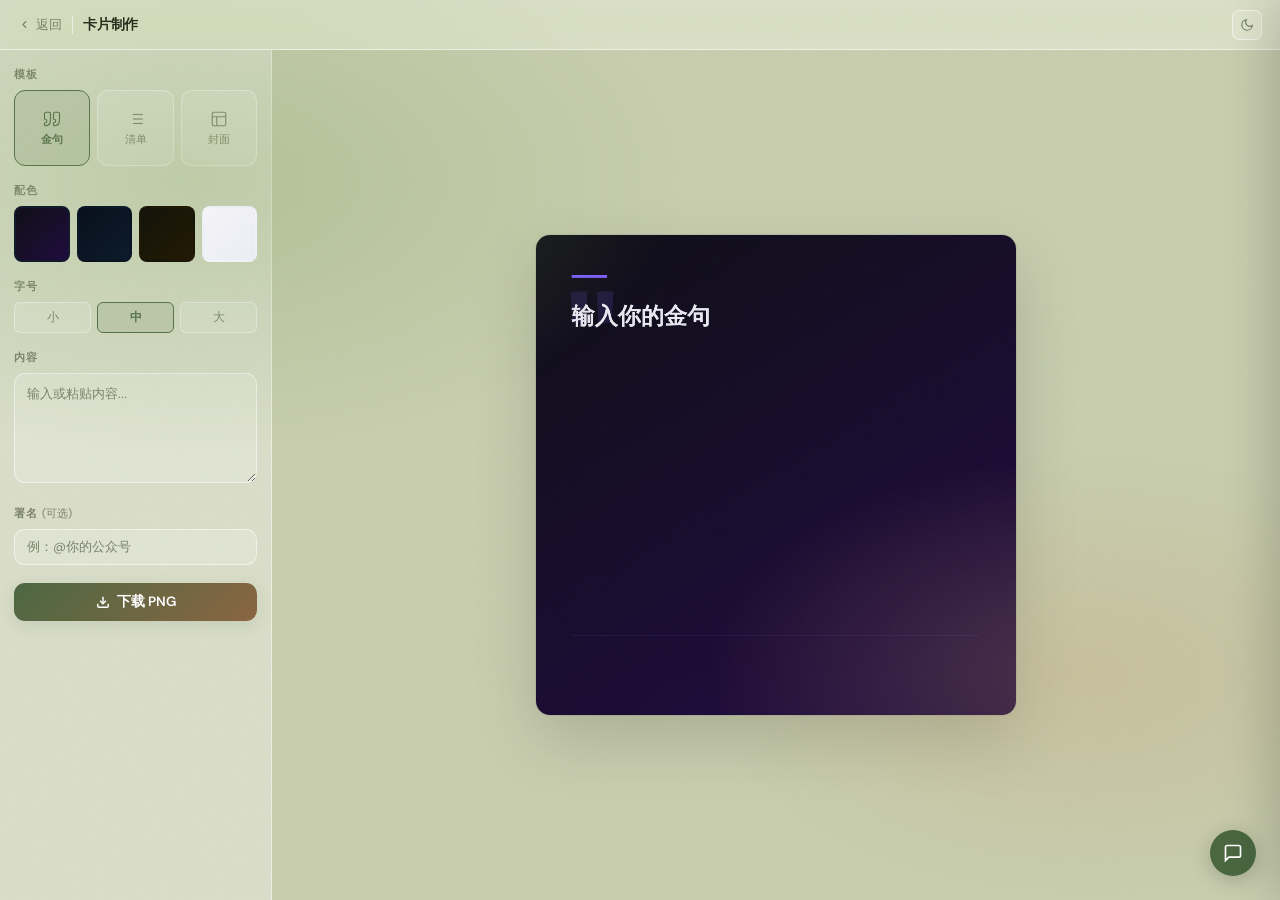
<file: templates/card.html>
<!DOCTYPE html>
<html lang="zh-CN" data-theme="light">
<head>
    <meta charset="UTF-8">
    <meta name="viewport" content="width=device-width, initial-scale=1.0">
    <title>卡片制作</title>
    <link rel="preconnect" href="https://fonts.googleapis.com">
    <link rel="preconnect" href="https://fonts.gstatic.com" crossorigin>
    <link href="https://fonts.googleapis.com/css2?family=Cormorant+Garamond:wght@400;500;600;700&family=DM+Sans:wght@300;400;500;600&display=swap" rel="stylesheet">
    <script>(function(){var t=localStorage.getItem('theme')||'light';document.documentElement.setAttribute('data-theme',t)})();</script>
    <style>
        :root {
            --bg: #c8ceaf;
            --surface: rgba(255,255,255,0.32);
            --surface-2: rgba(255,255,255,0.18);
            --border: rgba(255,255,255,0.55);
            --accent: #4a6741;
            --accent-2: #8a6440;
            --accent-glow: rgba(74,103,65,0.14);
            --text: #2a2e1e;
            --text-muted: #7a816a;
            --radius: 18px;
            --radius-sm: 11px;
        }

        [data-theme="dark"] {
            --bg: #1c2215;
            --surface: rgba(255,255,255,0.07);
            --surface-2: rgba(255,255,255,0.04);
            --border: rgba(255,255,255,0.10);
            --accent: #8aaa6a;
            --accent-2: #c49a6c;
            --accent-glow: rgba(138,170,106,0.16);
            --text: #e8eddc;
            --text-muted: #8a9478;
        }

        * { box-sizing: border-box; margin: 0; padding: 0; }

        body {
            font-family: 'DM Sans', 'PingFang SC', 'Hiragino Sans GB', 'Noto Sans CJK SC', sans-serif;
            background: var(--bg);
            color: var(--text);
            height: 100vh;
            display: flex;
            flex-direction: column;
            overflow: hidden;
        }

        body::before {
            content: '';
            position: fixed;
            inset: 0;
            background:
                radial-gradient(ellipse 70% 55% at 15% 20%, rgba(138,170,106,0.35) 0%, transparent 55%),
                radial-gradient(ellipse 55% 45% at 85% 75%, rgba(196,154,108,0.28) 0%, transparent 55%);
            pointer-events: none;
            z-index: 0;
        }

        body::after {
            content: '';
            position: fixed;
            inset: 0;
            background-image: url("data:image/svg+xml,%3Csvg xmlns='http://www.w3.org/2000/svg' width='300' height='300'%3E%3Cfilter id='n'%3E%3CfeTurbulence type='fractalNoise' baseFrequency='0.75' numOctaves='4' stitchTiles='stitch'/%3E%3C/filter%3E%3Crect width='300' height='300' filter='url(%23n)' opacity='1'/%3E%3C/svg%3E");
            opacity: 0.038;
            pointer-events: none;
            z-index: 0;
        }

        [data-theme="dark"] body::before {
            background:
                radial-gradient(ellipse 70% 55% at 15% 20%, rgba(74,103,65,0.45) 0%, transparent 55%),
                radial-gradient(ellipse 55% 45% at 85% 75%, rgba(138,100,60,0.30) 0%, transparent 55%);
        }

        /* Toolbar */
        .toolbar {
            display: flex;
            align-items: center;
            gap: 10px;
            padding: 0 18px;
            height: 50px;
            background: var(--surface);
            backdrop-filter: blur(24px) saturate(140%);
            -webkit-backdrop-filter: blur(24px) saturate(140%);
            border-bottom: 1px solid var(--border);
            flex-shrink: 0;
            position: relative;
            z-index: 10;
        }

        .toolbar-back {
            display: inline-flex;
            align-items: center;
            gap: 5px;
            font-size: 13px;
            color: var(--text-muted);
            text-decoration: none;
            transition: color 0.15s;
        }
        .toolbar-back:hover { color: var(--text); }
        .toolbar-back svg { width: 13px; height: 13px; }

        .toolbar-divider { width: 1px; height: 18px; background: var(--border); flex-shrink: 0; }

        .toolbar-title {
            font-size: 13.5px;
            font-weight: 600;
            color: var(--text);
            letter-spacing: -0.2px;
            flex: 1;
        }

        .btn-theme {
            width: 30px;
            height: 30px;
            border-radius: 7px;
            border: 1px solid var(--border);
            background: var(--surface-2);
            color: var(--text-muted);
            cursor: pointer;
            display: inline-flex;
            align-items: center;
            justify-content: center;
            transition: all 0.15s;
            flex-shrink: 0;
        }
        .btn-theme:hover { color: var(--text); border-color: var(--accent); }
        .btn-theme svg { width: 14px; height: 14px; }

        /* Layout */
        .layout {
            display: flex;
            flex: 1;
            overflow: hidden;
        }

        /* Controls sidebar */
        .controls {
            width: 272px;
            flex-shrink: 0;
            background: var(--surface);
            border-right: 1px solid var(--border);
            overflow-y: auto;
            padding: 18px 14px;
            display: flex;
            flex-direction: column;
            gap: 18px;
        }
        .controls::-webkit-scrollbar { width: 3px; }
        .controls::-webkit-scrollbar-thumb { background: var(--border); border-radius: 2px; }

        .ctrl-label {
            font-size: 10.5px;
            font-weight: 700;
            text-transform: uppercase;
            letter-spacing: 1px;
            color: var(--text-muted);
            margin-bottom: 8px;
        }

        /* Template selector */
        .tpl-grid {
            display: grid;
            grid-template-columns: repeat(3, 1fr);
            gap: 7px;
        }
        .tpl-btn {
            aspect-ratio: 1;
            border-radius: var(--radius-sm);
            border: 1px solid var(--border);
            background: var(--surface-2);
            cursor: pointer;
            display: flex;
            flex-direction: column;
            align-items: center;
            justify-content: center;
            gap: 4px;
            font-size: 11px;
            font-family: inherit;
            color: var(--text-muted);
            transition: all 0.15s;
            padding: 8px 4px;
        }
        .tpl-btn:hover { border-color: var(--accent); color: var(--text); }
        .tpl-btn.active {
            border-color: var(--accent);
            background: var(--accent-glow);
            color: var(--accent);
            font-weight: 600;
        }
        .tpl-btn svg { width: 18px; height: 18px; }

        /* Color selector */
        .color-grid {
            display: grid;
            grid-template-columns: repeat(4, 1fr);
            gap: 7px;
        }
        .color-btn {
            aspect-ratio: 1;
            border-radius: 8px;
            border: 2px solid transparent;
            cursor: pointer;
            transition: all 0.15s;
            position: relative;
        }
        .color-btn:hover { transform: scale(1.06); }
        .color-btn.active { border-color: white; }
        .color-btn.active::after {
            content: '✓';
            position: absolute;
            inset: 0;
            display: flex;
            align-items: center;
            justify-content: center;
            font-size: 13px;
            color: white;
            text-shadow: 0 1px 3px rgba(0,0,0,0.5);
        }

        [data-theme="light"] .color-btn.active { border-color: #0f172a; }
        [data-theme="light"] .color-btn.active::after { color: #0f172a; text-shadow: none; }

        /* Text input */
        .ctrl-textarea {
            width: 100%;
            min-height: 110px;
            background: var(--surface-2);
            border: 1px solid var(--border);
            border-radius: var(--radius-sm);
            color: var(--text);
            font-size: 13px;
            line-height: 1.65;
            padding: 9px 12px;
            outline: none;
            resize: vertical;
            font-family: inherit;
            transition: border-color 0.15s, box-shadow 0.15s;
        }
        .ctrl-textarea:focus {
            border-color: var(--accent);
            box-shadow: 0 0 0 3px var(--accent-glow);
        }
        .ctrl-textarea::placeholder { color: var(--text-muted); }

        /* Font size */
        .size-row {
            display: flex;
            gap: 6px;
        }
        .size-btn {
            flex: 1;
            padding: 6px;
            border-radius: 6px;
            border: 1px solid var(--border);
            background: var(--surface-2);
            color: var(--text-muted);
            font-size: 12px;
            font-family: inherit;
            cursor: pointer;
            text-align: center;
            transition: all 0.15s;
        }
        .size-btn:hover { border-color: var(--accent); color: var(--text); }
        .size-btn.active {
            border-color: var(--accent);
            background: var(--accent-glow);
            color: var(--accent);
            font-weight: 600;
        }

        /* Download button */
        .btn-download {
            width: 100%;
            padding: 10px;
            background: linear-gradient(135deg, var(--accent), var(--accent-2));
            color: white;
            border: none;
            border-radius: var(--radius-sm);
            font-size: 13.5px;
            font-weight: 600;
            font-family: inherit;
            cursor: pointer;
            display: flex;
            align-items: center;
            justify-content: center;
            gap: 7px;
            transition: opacity 0.15s;
            box-shadow: 0 4px 16px var(--accent-glow);
        }
        .btn-download:hover { opacity: 0.88; }
        .btn-download svg { width: 14px; height: 14px; }

        /* Canvas area */
        .canvas-area {
            flex: 1;
            display: flex;
            align-items: center;
            justify-content: center;
            background: var(--bg);
            overflow: auto;
            padding: 28px;
        }

        #card-canvas {
            border-radius: 14px;
            box-shadow: 0 24px 64px rgba(0,0,0,0.5), 0 0 0 1px rgba(148,163,184,0.08);
            max-width: 100%;
            max-height: 100%;
        }

        [data-theme="light"] #card-canvas {
            box-shadow: 0 24px 64px rgba(0,0,0,0.15), 0 0 0 1px rgba(15,23,42,0.08);
        }
    </style>
</head>
<body>

<div class="toolbar">
    <a class="toolbar-back" href="javascript:history.back()">
        <svg fill="none" stroke="currentColor" stroke-width="2" viewBox="0 0 24 24"><polyline points="15 18 9 12 15 6"/></svg>
        返回
    </a>
    <div class="toolbar-divider"></div>
    <span class="toolbar-title">卡片制作</span>
    <button class="btn-theme" onclick="toggleTheme()" title="切换主题">
        <svg id="theme-icon" fill="none" stroke="currentColor" stroke-width="2" viewBox="0 0 24 24"></svg>
    </button>
</div>

<div class="layout">

    <!-- Controls -->
    <div class="controls">

        <div>
            <div class="ctrl-label">模板</div>
            <div class="tpl-grid">
                <button class="tpl-btn active" data-tpl="quote" onclick="setTpl(this)">
                    <svg fill="none" stroke="currentColor" stroke-width="1.5" viewBox="0 0 24 24"><path d="M3 21c3 0 7-1 7-8V5c0-1.25-.756-2.017-2-2H4c-1.25 0-2 .75-2 1.972V11c0 1.25.75 2 2 2 1 0 1 0 1 1v1c0 1-1 2-2 2s-1 .008-1 1.031V20c0 1 0 1 1 1z"/><path d="M15 21c3 0 7-1 7-8V5c0-1.25-.757-2.017-2-2h-4c-1.25 0-2 .75-2 1.972V11c0 1.25.75 2 2 2h.75c0 2.25.25 4-2.75 4v3c0 1 0 1 1 1z"/></svg>
                    金句
                </button>
                <button class="tpl-btn" data-tpl="list" onclick="setTpl(this)">
                    <svg fill="none" stroke="currentColor" stroke-width="1.5" viewBox="0 0 24 24"><line x1="8" y1="6" x2="21" y2="6"/><line x1="8" y1="12" x2="21" y2="12"/><line x1="8" y1="18" x2="21" y2="18"/><line x1="3" y1="6" x2="3.01" y2="6"/><line x1="3" y1="12" x2="3.01" y2="12"/><line x1="3" y1="18" x2="3.01" y2="18"/></svg>
                    清单
                </button>
                <button class="tpl-btn" data-tpl="cover" onclick="setTpl(this)">
                    <svg fill="none" stroke="currentColor" stroke-width="1.5" viewBox="0 0 24 24"><rect x="3" y="3" width="18" height="18" rx="2"/><path d="M3 9h18M9 21V9"/></svg>
                    封面
                </button>
            </div>
        </div>

        <div>
            <div class="ctrl-label">配色</div>
            <div class="color-grid" id="color-grid"></div>
        </div>

        <div>
            <div class="ctrl-label">字号</div>
            <div class="size-row">
                <button class="size-btn" data-size="sm" onclick="setSize(this)">小</button>
                <button class="size-btn active" data-size="md" onclick="setSize(this)">中</button>
                <button class="size-btn" data-size="lg" onclick="setSize(this)">大</button>
            </div>
        </div>

        <div>
            <div class="ctrl-label">内容</div>
            <textarea class="ctrl-textarea" id="card-text" placeholder="输入或粘贴内容..." oninput="render()"></textarea>
        </div>

        <div>
            <div class="ctrl-label">署名 <span style="font-weight:400;text-transform:none;letter-spacing:0;font-size:11px;color:var(--text-muted)">(可选)</span></div>
            <input type="text" class="ctrl-textarea" id="card-source" placeholder="例：@你的公众号" style="min-height:unset;height:36px;resize:none" oninput="render()">
        </div>

        <button class="btn-download" onclick="download()">
            <svg fill="none" stroke="currentColor" stroke-width="2.5" viewBox="0 0 24 24"><path d="M21 15v4a2 2 0 0 1-2 2H5a2 2 0 0 1-2-2v-4"/><polyline points="7 10 12 15 17 10"/><line x1="12" y1="15" x2="12" y2="3"/></svg>
            下载 PNG
        </button>

    </div>

    <!-- Canvas -->
    <div class="canvas-area">
        <canvas id="card-canvas" width="1080" height="1080"></canvas>
    </div>
</div>

<script>
const CARD_SIZE = 1080;
const PREVIEW_SIZE = 480;

const canvas = document.getElementById('card-canvas');
const ctx = canvas.getContext('2d');
canvas.style.width = PREVIEW_SIZE + 'px';
canvas.style.height = PREVIEW_SIZE + 'px';

const THEMES = {
    purple: { name: '暗紫', bg: ['#0d0d14', '#1e0a3c'], text: '#e8e8f0', accent: '#7c5cfc', muted: '#7a7a9a' },
    blue:   { name: '深蓝', bg: ['#060d1a', '#0a1929'], text: '#e8e8f0', accent: '#5b8dee', muted: '#6a7a9a' },
    amber:  { name: '暖金', bg: ['#111108', '#201800'], text: '#f0ede8', accent: '#f59e0b', muted: '#9a9070' },
    light:  { name: '浅色', bg: ['#f5f5f8', '#eceef5'], text: '#1a1a2e', accent: '#7c5cfc', muted: '#7a7a9a' },
};

const FONT_SIZES = { sm: 0.8, md: 1.0, lg: 1.25 };

let currentTpl = 'quote';
let currentTheme = 'purple';
let currentSize = 'md';

// Build color buttons
const colorGrid = document.getElementById('color-grid');
Object.entries(THEMES).forEach(([key, t]) => {
    const btn = document.createElement('div');
    btn.className = 'color-btn' + (key === 'purple' ? ' active' : '');
    btn.dataset.theme = key;
    btn.title = t.name;
    btn.style.background = `linear-gradient(135deg, ${t.bg[0]}, ${t.bg[1]})`;
    btn.onclick = () => setThemeCard(btn);
    colorGrid.appendChild(btn);
});

function setTpl(btn) {
    document.querySelectorAll('.tpl-btn').forEach(b => b.classList.remove('active'));
    btn.classList.add('active');
    currentTpl = btn.dataset.tpl;
    render();
}

function setThemeCard(btn) {
    document.querySelectorAll('.color-btn').forEach(b => b.classList.remove('active'));
    btn.classList.add('active');
    currentTheme = btn.dataset.theme;
    render();
}

function setSize(btn) {
    document.querySelectorAll('.size-btn').forEach(b => b.classList.remove('active'));
    btn.classList.add('active');
    currentSize = btn.dataset.size;
    render();
}

// Text wrap helper
function wrapText(ctx, text, x, y, maxWidth, lineHeight) {
    const lines = [];
    for (const paragraph of text.split('\n')) {
        if (!paragraph.trim()) { lines.push(''); continue; }
        const words = paragraph.split('');
        let line = '';
        for (const ch of words) {
            const test = line + ch;
            if (ctx.measureText(test).width > maxWidth && line) {
                lines.push(line);
                line = ch;
            } else {
                line = test;
            }
        }
        if (line) lines.push(line);
    }
    lines.forEach((l, i) => ctx.fillText(l, x, y + i * lineHeight));
    return lines.length * lineHeight;
}

function drawBg(theme) {
    const grad = ctx.createLinearGradient(0, 0, CARD_SIZE * 0.6, CARD_SIZE);
    grad.addColorStop(0, theme.bg[0]);
    grad.addColorStop(1, theme.bg[1]);
    ctx.fillStyle = grad;
    ctx.fillRect(0, 0, CARD_SIZE, CARD_SIZE);
}

function drawQuote(theme, text, source, scale) {
    drawBg(theme);

    // Big quote mark
    ctx.font = `700 ${Math.round(280 * scale)}px sans-serif`;
    ctx.fillStyle = theme.accent;
    ctx.globalAlpha = 0.15;
    ctx.fillText('"', 60, Math.round(320 * scale));
    ctx.globalAlpha = 1;

    // Accent top bar
    ctx.fillStyle = theme.accent;
    ctx.fillRect(80, 90, 80, 6);

    // Main text
    const fontSize = Math.round(52 * scale);
    ctx.font = `600 ${fontSize}px -apple-system, 'PingFang SC', sans-serif`;
    ctx.fillStyle = theme.text;
    ctx.textBaseline = 'top';
    const lh = Math.round(fontSize * 1.8);
    wrapText(ctx, text || '输入你的金句', 80, 160, CARD_SIZE - 160, lh);

    // Divider
    ctx.fillStyle = theme.accent;
    ctx.globalAlpha = 0.3;
    ctx.fillRect(80, CARD_SIZE - 180, CARD_SIZE - 160, 1);
    ctx.globalAlpha = 1;

    // Source
    if (source) {
        ctx.font = `400 ${Math.round(34 * scale)}px -apple-system, 'PingFang SC', sans-serif`;
        ctx.fillStyle = theme.muted;
        ctx.fillText(source, 80, CARD_SIZE - 140);
    }
}

function drawList(theme, text, source, scale) {
    drawBg(theme);

    const lines = text.split('\n').map(l => l.replace(/^[-•·*\d.]+\s*/, '').trim()).filter(Boolean);
    const title = lines[0] || '清单标题';
    const items = lines.slice(1);

    // Title
    ctx.font = `700 ${Math.round(58 * scale)}px -apple-system, 'PingFang SC', sans-serif`;
    ctx.fillStyle = theme.text;
    ctx.textBaseline = 'top';
    wrapText(ctx, title, 80, 100, CARD_SIZE - 160, Math.round(58 * scale * 1.4));

    // Accent underline
    const titleMetrics = ctx.measureText(title);
    ctx.fillStyle = theme.accent;
    ctx.fillRect(80, Math.round(200 * scale), Math.min(titleMetrics.width, 300 * scale), 5);

    // Items
    const itemFontSize = Math.round(44 * scale);
    ctx.font = `400 ${itemFontSize}px -apple-system, 'PingFang SC', sans-serif`;
    let yOff = Math.round(270 * scale);
    items.forEach((item, i) => {
        // Number circle
        ctx.fillStyle = theme.accent;
        ctx.beginPath();
        ctx.arc(80 + Math.round(22 * scale), yOff + Math.round(22 * scale), Math.round(22 * scale), 0, Math.PI * 2);
        ctx.fill();
        ctx.fillStyle = '#fff';
        ctx.font = `700 ${Math.round(26 * scale)}px sans-serif`;
        ctx.textAlign = 'center';
        ctx.fillText(i + 1, 80 + Math.round(22 * scale), yOff + Math.round(28 * scale));
        ctx.textAlign = 'left';

        ctx.font = `400 ${itemFontSize}px -apple-system, 'PingFang SC', sans-serif`;
        ctx.fillStyle = theme.text;
        const h = wrapText(ctx, item, 80 + Math.round(60 * scale), yOff, CARD_SIZE - 80 - Math.round(60 * scale) - 80, Math.round(itemFontSize * 1.6));
        yOff += Math.max(h, Math.round(60 * scale)) + Math.round(28 * scale);
    });

    if (source) {
        ctx.font = `400 ${Math.round(32 * scale)}px -apple-system, 'PingFang SC', sans-serif`;
        ctx.fillStyle = theme.muted;
        ctx.fillText(source, 80, CARD_SIZE - 100);
    }
}

function drawCover(theme, text, source, scale) {
    drawBg(theme);

    // Diagonal accent block
    ctx.save();
    ctx.fillStyle = theme.accent;
    ctx.globalAlpha = 0.08;
    ctx.beginPath();
    ctx.moveTo(CARD_SIZE * 0.5, 0);
    ctx.lineTo(CARD_SIZE, 0);
    ctx.lineTo(CARD_SIZE, CARD_SIZE * 0.6);
    ctx.closePath();
    ctx.fill();
    ctx.globalAlpha = 1;
    ctx.restore();

    // Accent bar left
    ctx.fillStyle = theme.accent;
    ctx.fillRect(0, 0, 10, CARD_SIZE);

    // Main text
    const fontSize = Math.round(72 * scale);
    ctx.font = `700 ${fontSize}px -apple-system, 'PingFang SC', sans-serif`;
    ctx.fillStyle = theme.text;
    ctx.textBaseline = 'middle';
    const lh = Math.round(fontSize * 1.5);
    const lines = [];
    for (const para of (text || '封面标题').split('\n')) {
        let line = '';
        for (const ch of para) {
            if (ctx.measureText(line + ch).width > CARD_SIZE - 200 && line) {
                lines.push(line); line = ch;
            } else line = line + ch;
        }
        if (line) lines.push(line);
    }
    const totalH = lines.length * lh;
    const startY = (CARD_SIZE - totalH) / 2;
    ctx.textBaseline = 'top';
    lines.forEach((l, i) => ctx.fillText(l, 80, startY + i * lh));

    // Bottom strip
    ctx.fillStyle = theme.accent;
    ctx.fillRect(0, CARD_SIZE - 80, CARD_SIZE, 80);
    if (source) {
        ctx.font = `600 ${Math.round(34 * scale)}px -apple-system, 'PingFang SC', sans-serif`;
        ctx.fillStyle = '#fff';
        ctx.textBaseline = 'middle';
        ctx.fillText(source, 80, CARD_SIZE - 40);
    }
}

function render() {
    const theme = THEMES[currentTheme];
    const scale = FONT_SIZES[currentSize];
    const text = document.getElementById('card-text').value;
    const source = document.getElementById('card-source').value;
    ctx.clearRect(0, 0, CARD_SIZE, CARD_SIZE);

    if (currentTpl === 'quote') drawQuote(theme, text, source, scale);
    else if (currentTpl === 'list') drawList(theme, text, source, scale);
    else drawCover(theme, text, source, scale);
}

function download() {
    const link = document.createElement('a');
    link.download = `card-${Date.now()}.png`;
    link.href = canvas.toDataURL('image/png');
    link.click();
}

// Load content from localStorage if available
const saved = localStorage.getItem('card_content');
if (saved) {
    document.getElementById('card-text').value = saved;
    localStorage.removeItem('card_content');
}

render();

// Theme
function toggleTheme() {
    const curr = document.documentElement.getAttribute('data-theme') || 'dark';
    const next = curr === 'dark' ? 'light' : 'dark';
    document.documentElement.setAttribute('data-theme', next);
    localStorage.setItem('theme', next);
    updateThemeIcon(next);
}

function updateThemeIcon(theme) {
    const icon = document.getElementById('theme-icon');
    if (!icon) return;
    if (theme === 'light') {
        icon.innerHTML = '<path d="M21 12.79A9 9 0 1 1 11.21 3 7 7 0 0 0 21 12.79z"/>';
    } else {
        icon.innerHTML = '<circle cx="12" cy="12" r="5"/><line x1="12" y1="1" x2="12" y2="3"/><line x1="12" y1="21" x2="12" y2="23"/><line x1="4.22" y1="4.22" x2="5.64" y2="5.64"/><line x1="18.36" y1="18.36" x2="19.78" y2="19.78"/><line x1="1" y1="12" x2="3" y2="12"/><line x1="21" y1="12" x2="23" y2="12"/><line x1="4.22" y1="19.78" x2="5.64" y2="18.36"/><line x1="18.36" y1="5.64" x2="19.78" y2="4.22"/>';
    }
}

updateThemeIcon(document.documentElement.getAttribute('data-theme') || 'dark');
</script>
    <script src="/static/scripts/chat-widget.js?v=tool-run-20260525"></script>
</body>
</html>
</file>
